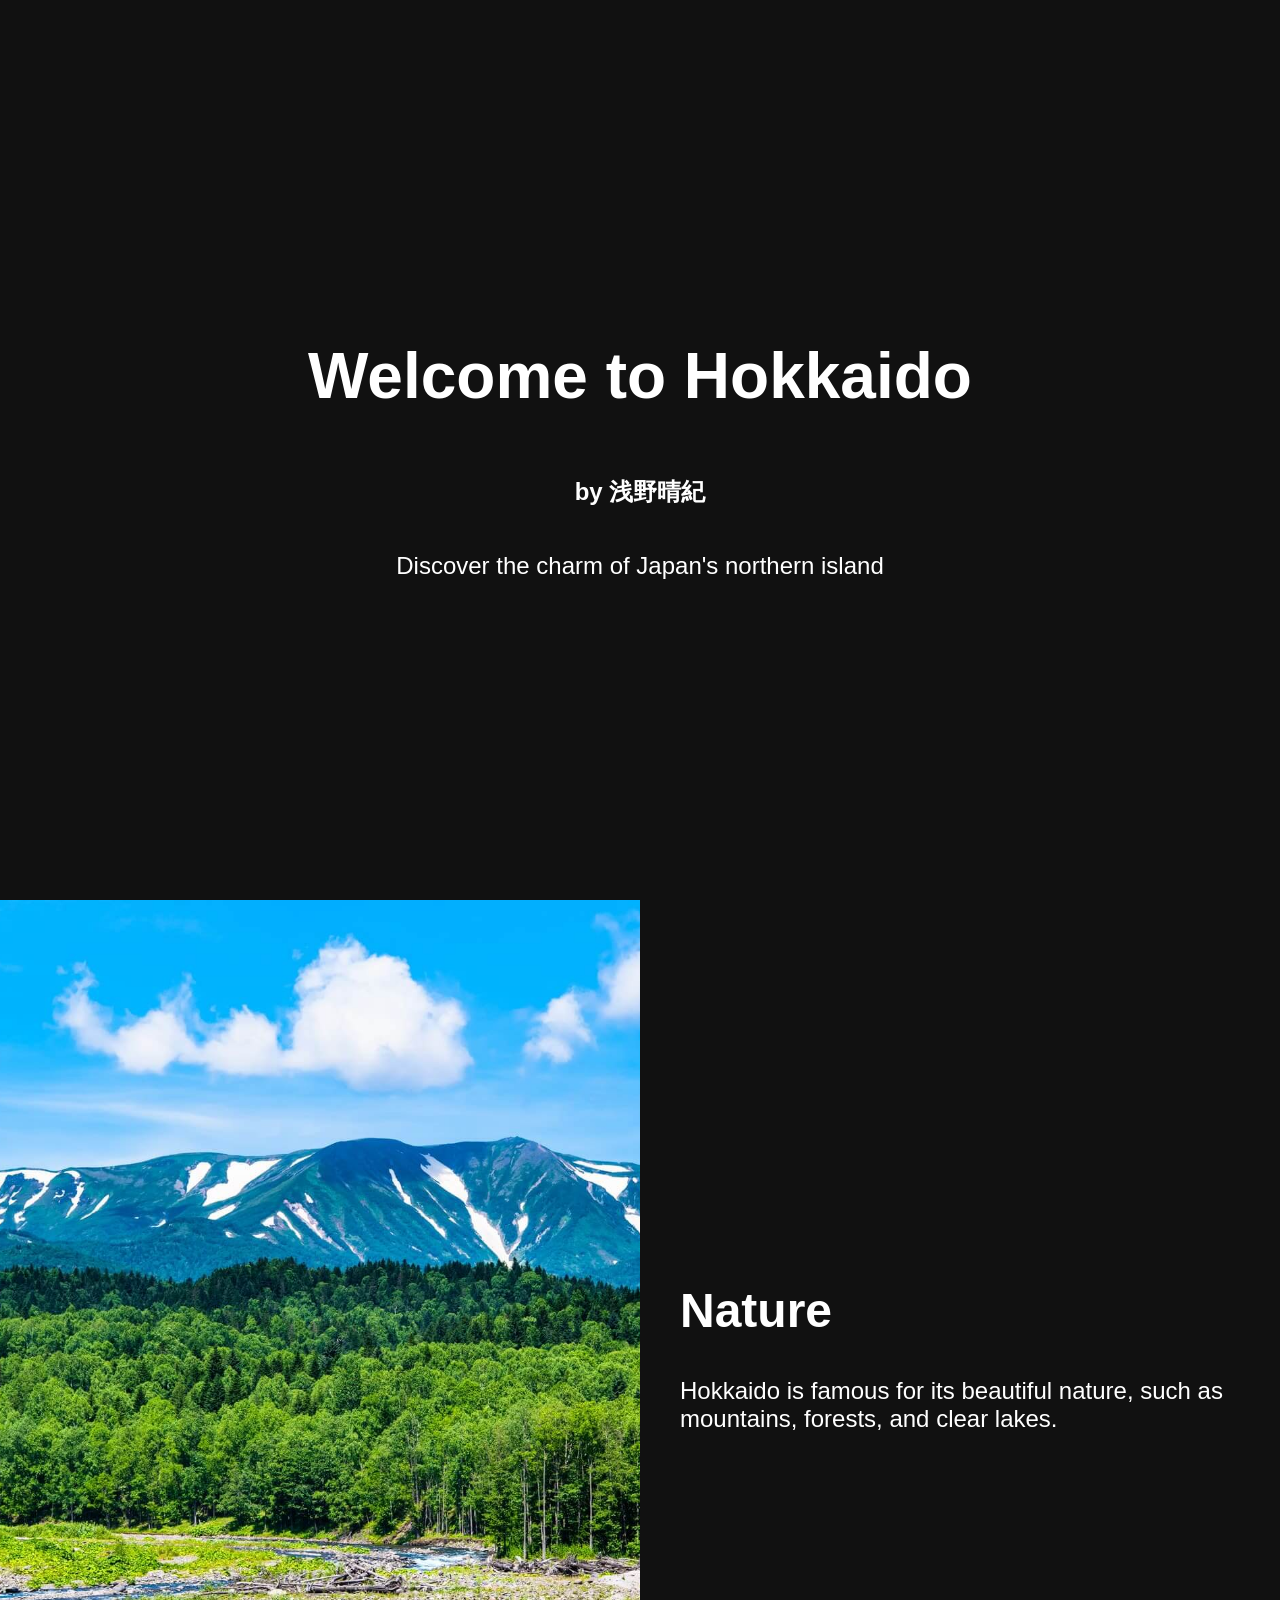
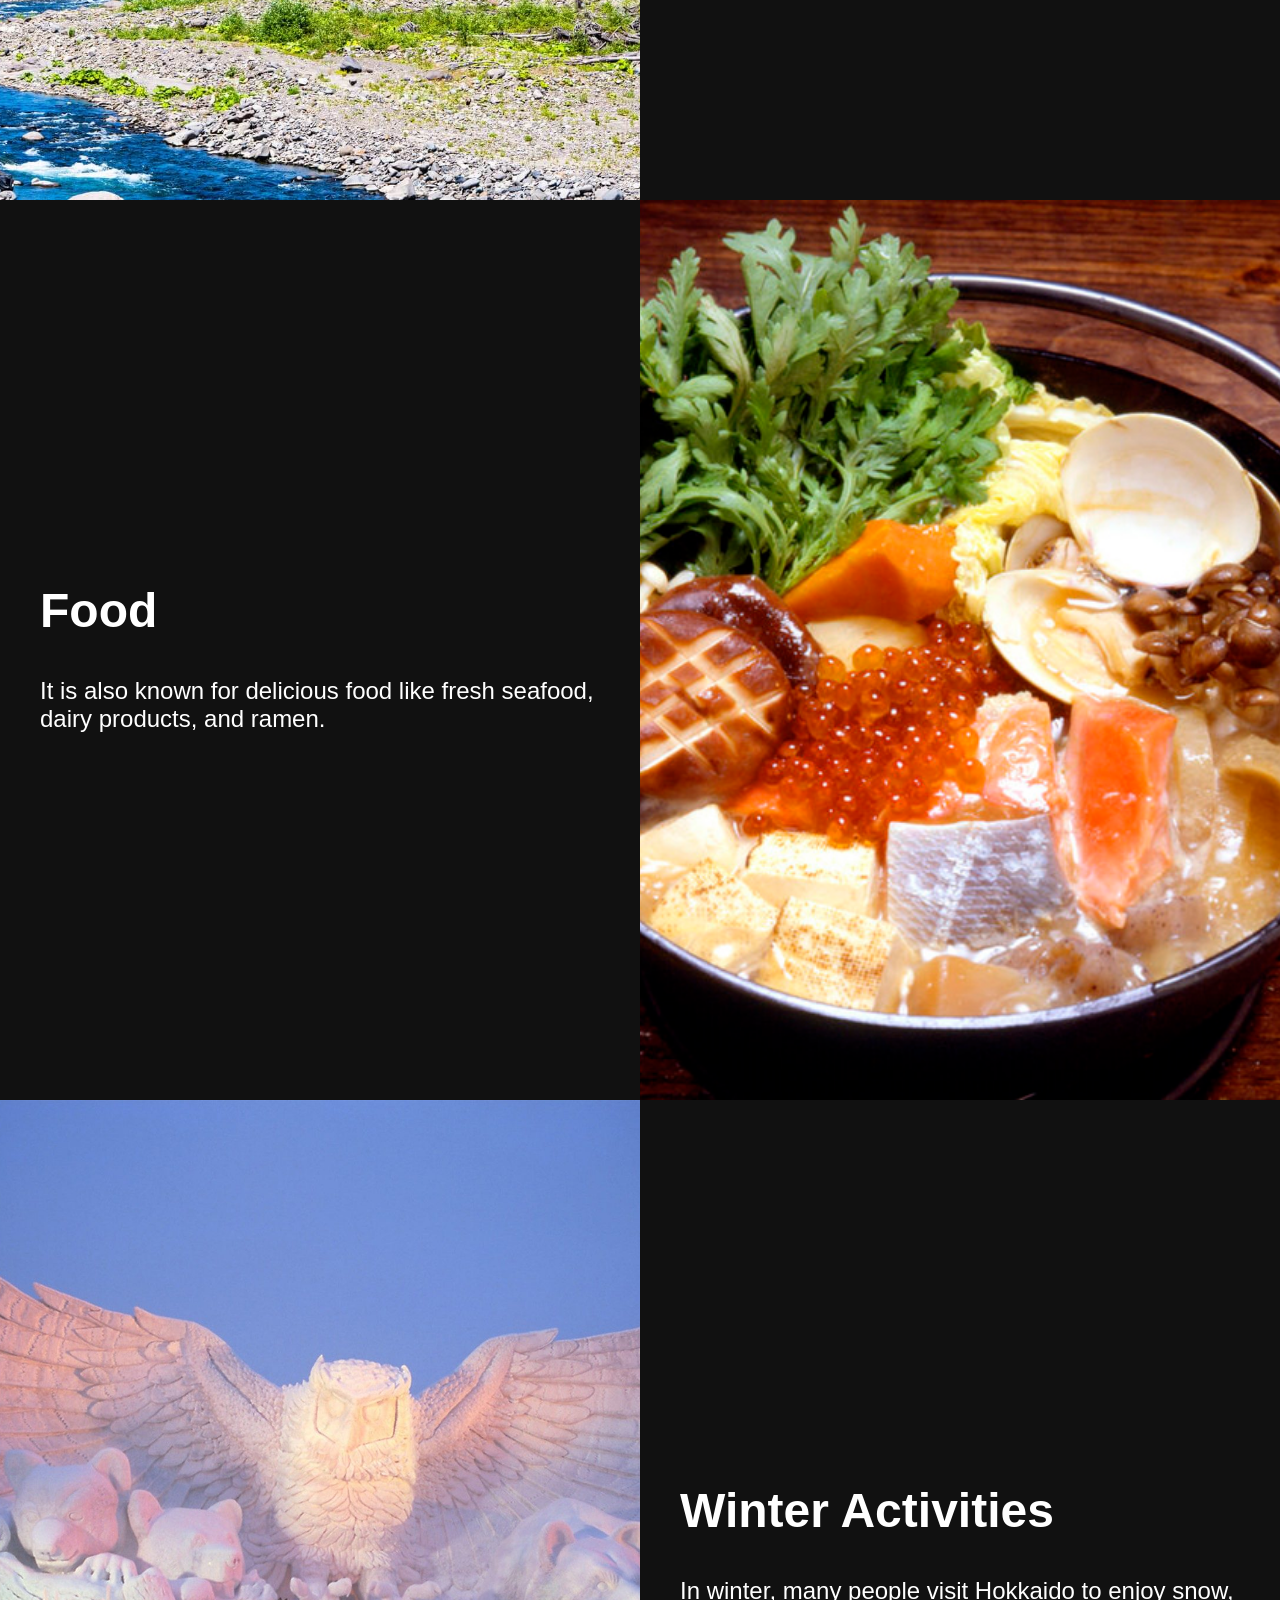
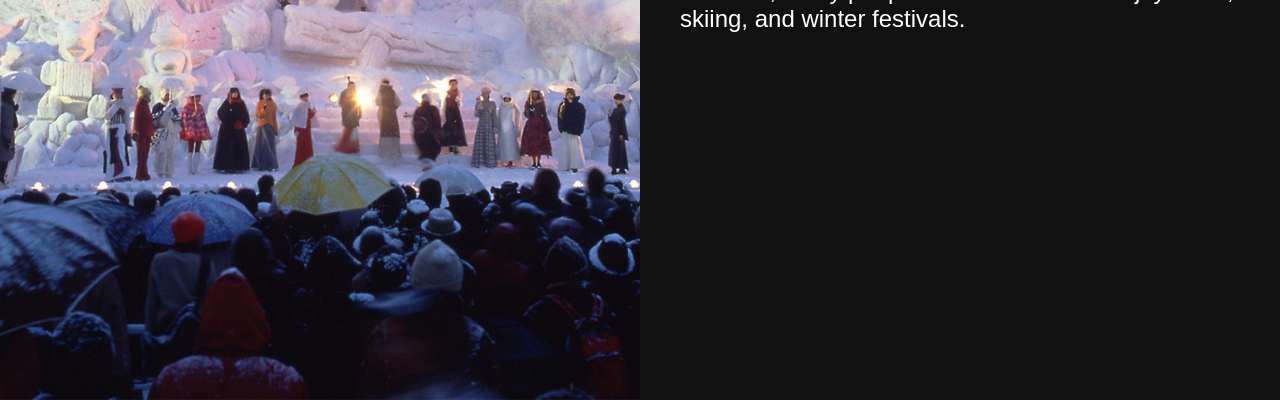
<file: public/english-homework/hokkaido/index.html>
<!DOCTYPE html>
<html lang="en">

<head>
  <meta charset="UTF-8">
  <title>Hokkaido Introduction</title>
  <link rel="stylesheet" href="./style.css">
</head>

<body>

  <header class="hero">
    <h1 class="title">Welcome to Hokkaido</h1>
    <h2 class="subtitle">by 浅野晴紀</h2>
    <p class="subtitle">Discover the charm of Japan's northern island</p>
  </header>

  <main>

    <section class="block">
      <img src="img/nature.png" alt="Hokkaido Nature">
      <div class="text">
        <h2>Nature</h2>
        <p>
          Hokkaido is famous for its beautiful nature, such as mountains,
          forests, and clear lakes.
        </p>
      </div>
    </section>

    <section class="block reverse">
      <img src="img/food.png" alt="Hokkaido Food">
      <div class="text">
        <h2>Food</h2>
        <p>
          It is also known for delicious food like fresh seafood,
          dairy products, and ramen.
        </p>
      </div>
    </section>

    <section class="block">
      <img src="img/winter.png" alt="Hokkaido Winter">
      <div class="text">
        <h2>Winter Activities</h2>
        <p>
          In winter, many people visit Hokkaido to enjoy snow,
          skiing, and winter festivals.
        </p>
      </div>
    </section>

  </main>

</body>

</html>
</file>
<file: public/english-homework/hokkaido/style.css>
body {
  margin: 0;
  font-family: sans-serif;
  background: #111;
  color: white;
}

.hero {
  height: 100vh;
  display: flex;
  flex-direction: column;
  justify-content: center;
  align-items: center;
  text-align: center;
}

.title {
  font-size: 4rem;
}

.subtitle {
  font-size: 1.5rem;
}

.block {
  display: flex;
  align-items: center;
  min-height: 100vh;
}

.block img {
  width: 50%;
  height: 100vh;
  object-fit: cover;
}

.text {
  width: 50%;
  padding: 40px;
}

.text h2 {
  font-size: 3rem;
}

.text p {
  font-size: 1.5rem;
}

.reverse {
  flex-direction: row-reverse;
}
</file>
